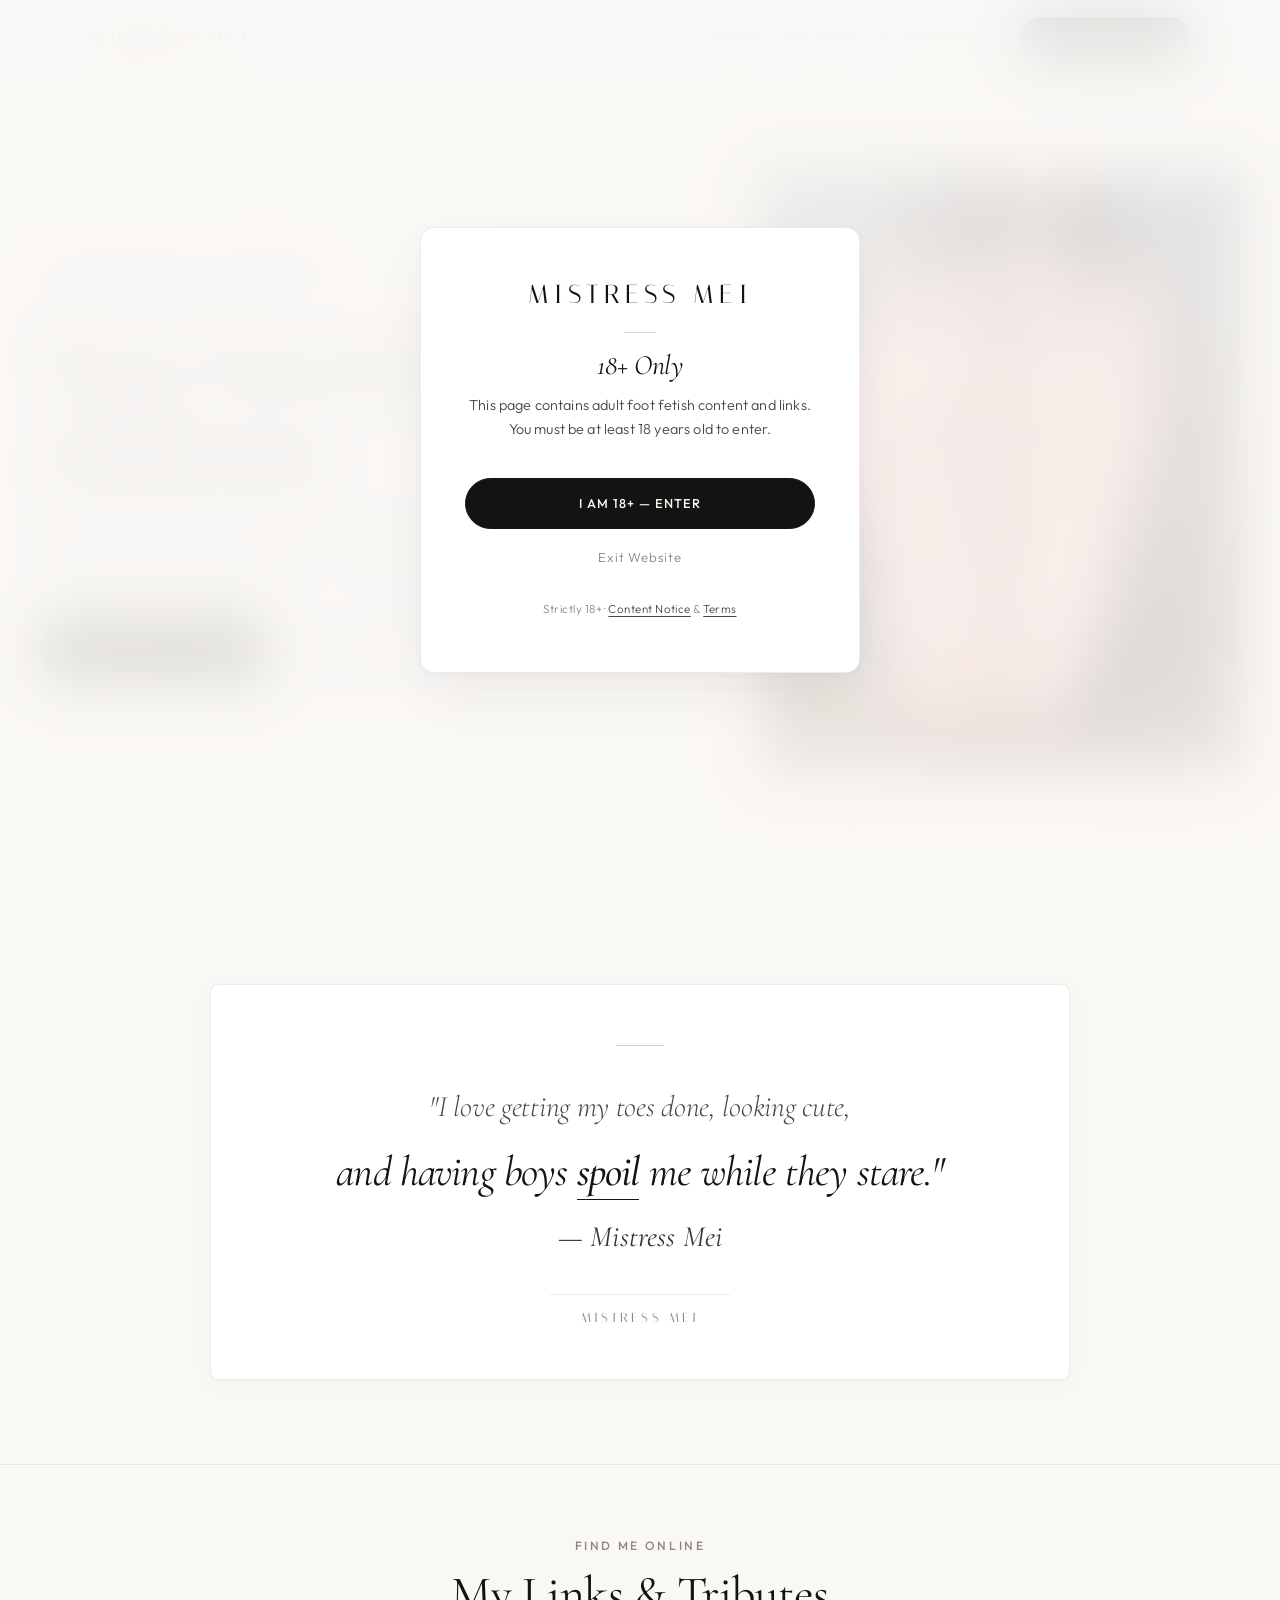
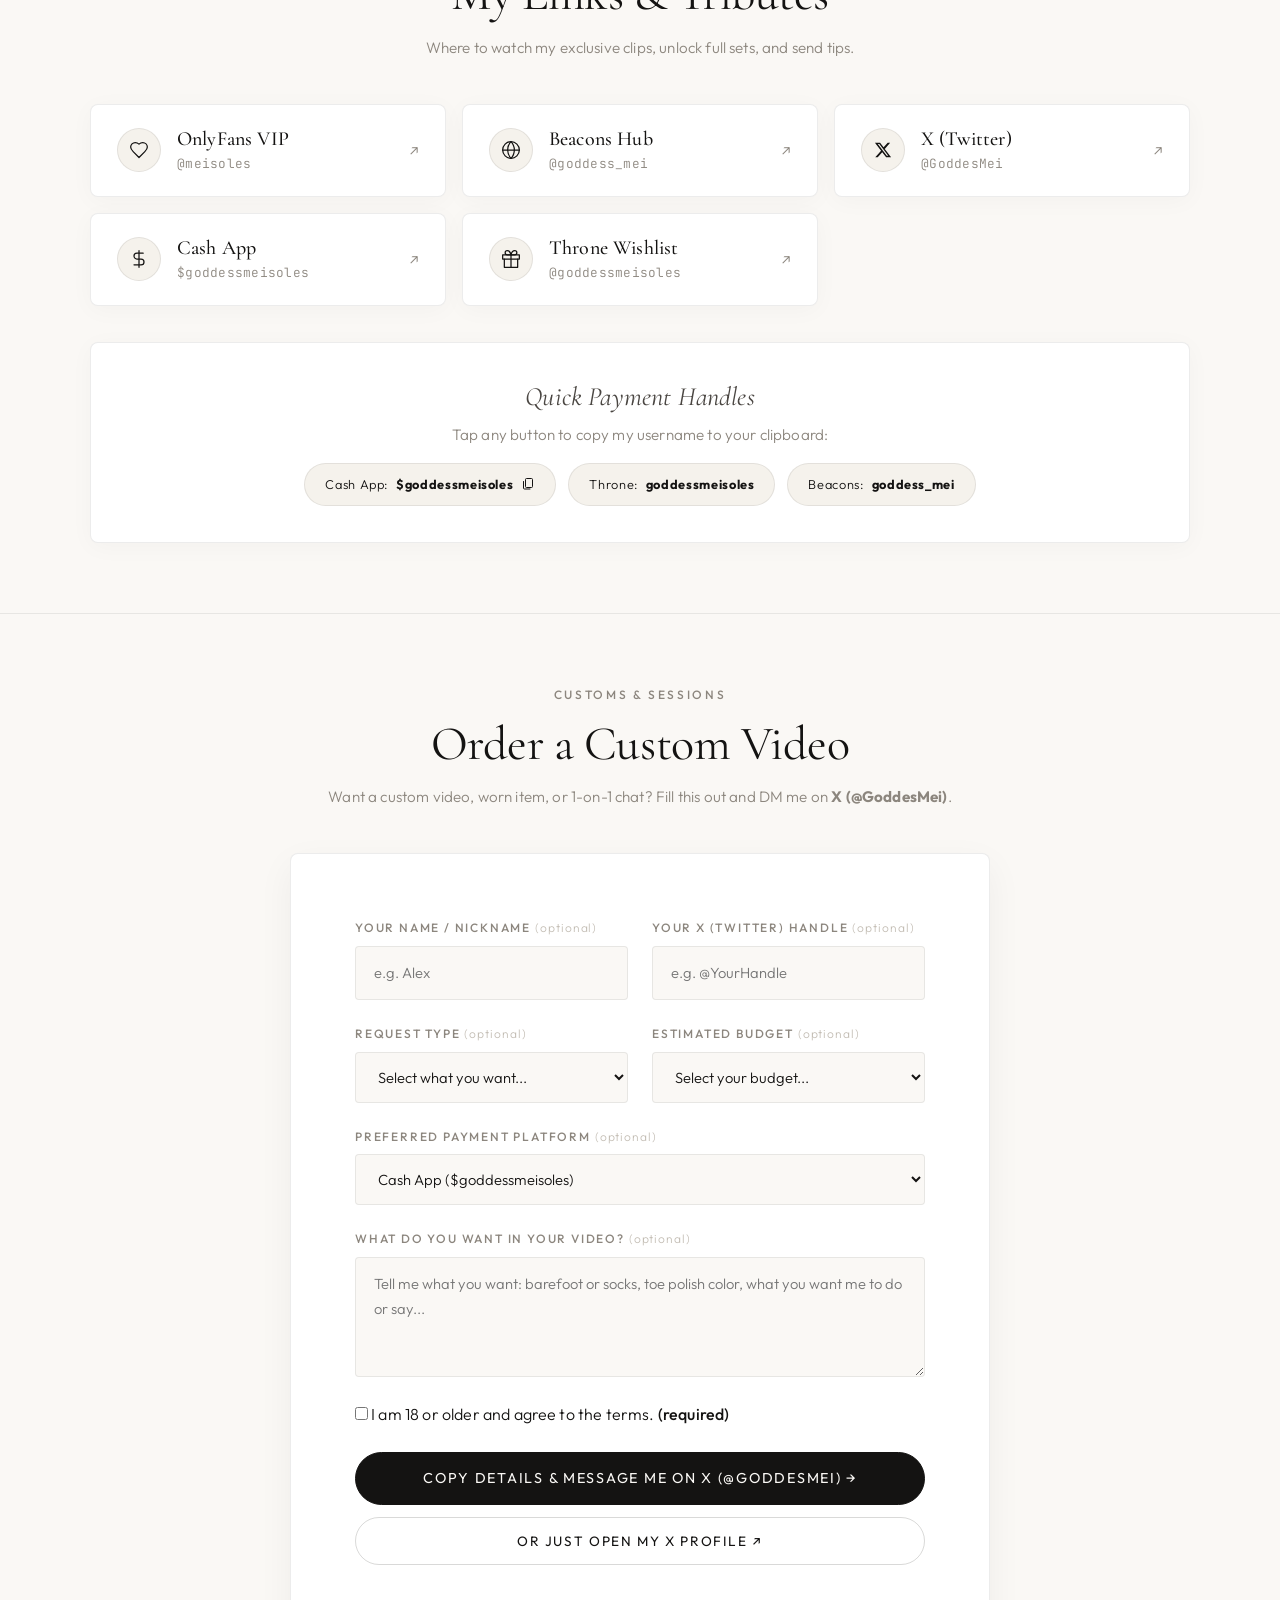
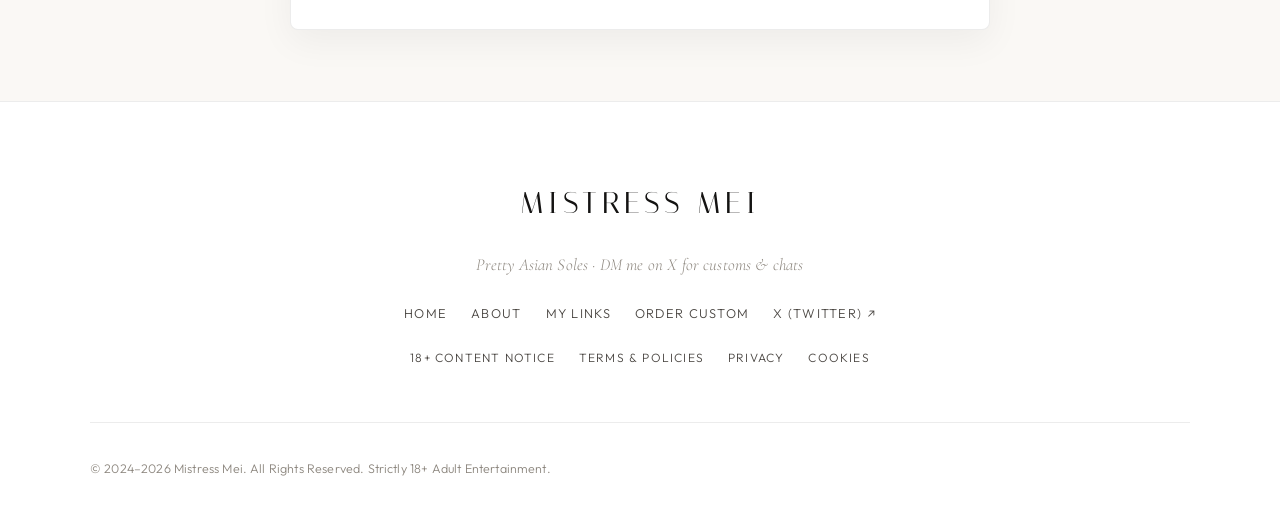
<file: index.html>
<!DOCTYPE html>
<html lang="en">
<head>
  <meta charset="UTF-8">
  <meta name="viewport" content="width=device-width, initial-scale=1.0, viewport-fit=cover">
  <title>Mistress Mei — Pretty Asian Soles &amp; Foot Domination</title>
  <meta name="description" content="Official website of Mistress Mei (@GoddesMei). Pretty Asian feet, soft pink soles, French tips, custom videos, and tribute links.">
  <link rel="canonical" href="https://meisoles.netlify.app/">

  <!-- Open Graph -->
  <meta property="og:title" content="Mistress Mei — Pretty Asian Soles">
  <meta property="og:description" content="Pretty Asian feet, soft pink soles, French tips, custom videos, and tribute links.">
  <meta property="og:type" content="website">
  <meta property="og:url" content="https://meisoles.netlify.app/">
  <meta property="og:image" content="assets/img/age_gate.webp">

  <!-- Twitter -->
  <meta name="twitter:card" content="summary_large_image">
  <meta name="twitter:title" content="Mistress Mei — Pretty Asian Soles">
  <meta name="twitter:description" content="Pretty Asian feet, soft pink soles, French tips, custom videos, and tribute links.">
  <meta name="twitter:image" content="assets/img/age_gate.webp">

  <!-- Theme & Icons -->
  <meta name="theme-color" content="#FAF8F5">
  <link rel="icon" type="image/svg+xml" href="assets/img/mark.svg">
  <link rel="apple-touch-icon" href="assets/img/mark.svg">

  <!-- Stylesheet -->
  <link rel="stylesheet" href="assets/css/styles.css?v=3.4">

  <!-- Immediate Zero-Flash Age Gate Setup -->
  <script>
    (function () {
      try {
        var v = localStorage.getItem('dk_age_verified_v2');
        if ((v && Date.now() < JSON.parse(v).expiry) || document.cookie.indexOf('dk_age_verified_v2=1') !== -1) {
          document.documentElement.classList.add('age-verified');
        }
      } catch (e) {}
    })();
  </script>

  <!-- Schema.org Person Schema -->
  <script type="application/ld+json">
  {
    "@context": "https://schema.org",
    "@type": "Person",
    "name": "Mistress Mei",
    "url": "https://meisoles.netlify.app/",
    "description": "Official page of Mistress Mei (@GoddesMei). Pretty Asian soles, custom videos, and tribute channels.",
    "sameAs": [
      "https://x.com/GoddesMei",
      "https://onlyfans.com/meisoles/c4",
      "https://beacons.ai/goddess_mei",
      "https://cash.app/$goddessmeisoles",
      "https://throne.com/goddessmeisoles"
    ]
  }
  </script>
</head>
<body>
  <!-- ========================================================================
       18+ MINIMALIST AGE GATE (Editorial Luxury)
       ======================================================================== -->
  <div class="age-gate" id="age-gate" role="dialog" aria-modal="true" aria-labelledby="age-gate-title">
    <div class="age-gate__panel">
      <div class="age-gate__monogram">MISTRESS MEI</div>
      <div class="age-gate__divider"></div>
      <h2 class="age-gate__title" id="age-gate-title">18+ Only</h2>
      <p class="age-gate__desc">This page contains adult foot fetish content and links. You must be at least 18 years old to enter.</p>
      <div class="age-gate__actions">
        <button class="btn btn-primary btn-block age-gate__btn-enter" data-age-enter type="button">
          I am 18+ — Enter
        </button>
        <button class="age-gate__btn-exit" data-age-exit type="button">
          Exit Website
        </button>
      </div>
      <p class="age-gate__meta">
        Strictly 18+ · <a href="content-notice.html">Content Notice</a> &amp; <a href="terms.html">Terms</a>
      </p>
    </div>
  </div>

  <!-- ========================================================================
       FULL-LENGTH HAUTE LUXURY SITE HEADER
       ======================================================================== -->
  <header class="site-header" id="siteHeader">
    <div class="site-header__inner">
      <!-- Brand Logo on Left -->
      <a href="#hero" class="site-header__brand" aria-label="Mistress Mei Home">
        <span class="site-header__brand-name">Mistress Mei</span>
      </a>

      <!-- Navigation & Action Group on Right -->
      <div class="site-header__right">
        <nav class="desktop-nav" aria-label="Main Navigation">
          <ul class="desktop-nav__list">
            <li><a href="#about" class="nav-link">About</a></li>
            <li><a href="#links" class="nav-link">My Links</a></li>
            <li>
              <a href="https://x.com/GoddesMei" target="_blank" rel="noopener noreferrer" class="nav-link nav-link--ext">
                <span>X (Twitter)</span>
                <svg class="ext-icon" width="10" height="10" viewBox="0 0 12 12" fill="none" aria-hidden="true">
                  <path d="M1.5 10.5L10.5 1.5M10.5 1.5H3.5M10.5 1.5V8.5" stroke="currentColor" stroke-width="1.4" stroke-linecap="round" stroke-linejoin="round"/>
                </svg>
              </a>
            </li>
          </ul>
        </nav>

        <a href="#book" class="btn btn-primary header-cta">
          <span>Order Custom</span>
          <svg width="12" height="12" viewBox="0 0 12 12" fill="none" aria-hidden="true">
            <path d="M2.5 6H9.5M9.5 6L6.5 3M9.5 6L6.5 9" stroke="currentColor" stroke-width="1.5" stroke-linecap="round" stroke-linejoin="round"/>
          </svg>
        </a>

        <button class="menu-toggle-btn" data-nav-open type="button" aria-label="Open Menu">
          <span></span>
          <span></span>
        </button>
      </div>
    </div>
  </header>

  <!-- ========================================================================
       MOBILE NAVIGATION DRAWER
       ======================================================================== -->
  <div class="nav-drawer" id="nav-drawer" aria-modal="true" role="dialog">
    <div class="nav-drawer__panel">
      <div>
        <div class="nav-drawer__top">
          <div class="site-header__brand" style="display:flex; align-items:center; gap:12px;">
            <img src="assets/img/menu_portrait.webp" alt="Mistress Mei" style="width:36px; height:36px; border-radius:50%; object-fit:cover; border:1px solid rgba(201,166,107,0.4);">
            <span class="site-header__brand-name">Mistress Mei</span>
          </div>
          <button class="nav-drawer__close" data-nav-close type="button" aria-label="Close menu">✕</button>
        </div>

        <nav class="nav-drawer__nav" aria-label="Mobile Navigation">
          <ul>
            <li><a href="#hero">Home</a></li>
            <li><a href="#about">About</a></li>
            <li><a href="#links">My Links</a></li>
            <li><a href="#book">Order Custom</a></li>
          </ul>
        </nav>
      </div>

      <div>
        <a href="#book" class="btn btn-primary btn-block">Order a Custom</a>
      </div>
    </div>
  </div>

  <main id="main-content">
    <!-- ========================================================================
         HERO SECTION (Editorial Quiet Luxury)
         ======================================================================== -->
    <section class="hero" id="hero">
      <div class="container-hero">
        <div class="hero__grid">
          <div class="hero__content">
            <span class="text-eyebrow" style="margin-bottom: var(--space-3);">Pretty Asian Soles · Mistress Mei</span>
            <h1 class="hero__title">
              Your Favorite <em>Addiction.</em>
            </h1>

            <p class="hero__desc">
              Soft pink soles, fresh white toes, and complete control. You know you want to spoil me.
            </p>

            <div class="hero__actions">
              <a href="#book" class="btn btn-primary btn-lg">Order a Custom</a>
              <a href="#links" class="btn btn-secondary btn-lg">Send Tribute</a>
            </div>
          </div>

          <div class="hero__media-wrapper">
            <div class="hero__media-frame" id="heroMediaFrame" aria-label="Mistress Mei Visual Showcase">
              <div class="hero__slides-track">
                <img id="heroPrimaryImg" class="hero__slide is-active" src="assets/img/mei_img_4.webp" alt="Mistress Mei" loading="eager" decoding="async">
                <img id="heroSecondaryImg" class="hero__slide" src="assets/img/mei_img_10.webp" alt="Mistress Mei" loading="lazy" decoding="async">
              </div>
              <div class="hero__media-badge">
                <span class="pulse-dot"></span>
                <span>LIVE ARCHIVE</span>
              </div>
            </div>
          </div>
        </div>
      </div>
    </section>

    <!-- ========================================================================
         EDITORIAL MOTTO SECTION (Haute Minimalist Luxury)
         ======================================================================== -->
    <section class="section motto-section" id="about">
      <div class="container">
        <div class="motto-card">
          <blockquote class="motto-quote">
            <span class="motto-line motto-line--1">"I love getting my toes done, looking cute,</span>
            <span class="motto-line motto-line--2">and having boys <em>spoil</em> me while they stare."</span>
            <span class="motto-line motto-line--3">— Mistress Mei</span>
          </blockquote>

          <div class="motto-signature-wrap">
            <span class="motto-badge">MISTRESS MEI</span>
          </div>
        </div>
      </div>
    </section>

    <!-- ========================================================================
         OFFICIAL LINKS & CHANNELS (3x3 Grid)
         ======================================================================== -->
    <section class="section section--border-top" id="links">
      <div class="container">
        <div class="section-header">
          <span class="text-eyebrow">Find Me Online</span>
          <h2 class="text-editorial-title">My Links &amp; Tributes</h2>
          <p class="text-body-muted">
            Where to watch my exclusive clips, unlock full sets, and send tips.
          </p>
        </div>

                <div class="links-grid">
          <!-- 1. OnlyFans VIP -->
          <a href="https://onlyfans.com/meisoles/c4" target="_blank" rel="noopener noreferrer" class="link-card">
            <div class="link-card__left">
              <div class="link-card__icon-box">
                <svg width="20" height="20" viewBox="0 0 24 24" fill="none" stroke="currentColor" stroke-width="1.5" stroke-linecap="round" stroke-linejoin="round"><path d="M19 14c1.49-1.46 3-3.21 3-5.5A5.5 5.5 0 0 0 16.5 3c-1.76 0-3 .5-4.5 2-1.5-1.5-2.74-2-4.5-2A5.5 5.5 0 0 0 2 8.5c0 2.3 1.5 4.05 3 5.5l7 7Z"/></svg>
              </div>
              <div>
                <div class="link-card__title">OnlyFans VIP</div>
                <div class="link-card__handle">@meisoles</div>
              </div>
            </div>
            <span class="link-card__arrow">↗</span>
          </a>

          <!-- 2. Beacons Hub -->
          <a href="https://beacons.ai/goddess_mei" target="_blank" rel="noopener noreferrer" class="link-card">
            <div class="link-card__left">
              <div class="link-card__icon-box">
                <svg width="20" height="20" viewBox="0 0 24 24" fill="none" stroke="currentColor" stroke-width="1.5" stroke-linecap="round" stroke-linejoin="round"><circle cx="12" cy="12" r="10"/><path d="M12 2a14.5 14.5 0 0 0 0 20 14.5 14.5 0 0 0 0-20"/><path d="M2 12h20"/></svg>
              </div>
              <div>
                <div class="link-card__title">Beacons Hub</div>
                <div class="link-card__handle">@goddess_mei</div>
              </div>
            </div>
            <span class="link-card__arrow">↗</span>
          </a>

          <!-- 3. X (Twitter) -->
          <a href="https://x.com/GoddesMei" target="_blank" rel="noopener noreferrer" class="link-card">
            <div class="link-card__left">
              <div class="link-card__icon-box">
                <svg width="18" height="18" viewBox="0 0 24 24" fill="currentColor"><path d="M18.244 2.25h3.308l-7.227 8.26 8.502 11.24H16.17l-5.214-6.817L4.99 21.75H1.68l7.73-8.835L1.254 2.25H8.08l4.713 6.231zm-1.161 17.52h1.833L7.084 4.126H5.117z"/></svg>
              </div>
              <div>
                <div class="link-card__title">X (Twitter)</div>
                <div class="link-card__handle">@GoddesMei</div>
              </div>
            </div>
            <span class="link-card__arrow">↗</span>
          </a>

          <!-- 4. Cash App -->
          <a href="https://cash.app/$goddessmeisoles" target="_blank" rel="noopener noreferrer" class="link-card">
            <div class="link-card__left">
              <div class="link-card__icon-box">
                <svg width="20" height="20" viewBox="0 0 24 24" fill="none" stroke="currentColor" stroke-width="1.5" stroke-linecap="round" stroke-linejoin="round"><line x1="12" y1="2" x2="12" y2="22"></line><path d="M17 5H9.5a3.5 3.5 0 0 0 0 7h5a3.5 3.5 0 0 1 0 7H6"></path></svg>
              </div>
              <div>
                <div class="link-card__title">Cash App</div>
                <div class="link-card__handle">$goddessmeisoles</div>
              </div>
            </div>
            <span class="link-card__arrow">↗</span>
          </a>

          <!-- 5. Throne Wishlist -->
          <a href="https://throne.com/goddessmeisoles" target="_blank" rel="noopener noreferrer" class="link-card">
            <div class="link-card__left">
              <div class="link-card__icon-box">
                <svg width="20" height="20" viewBox="0 0 24 24" fill="none" stroke="currentColor" stroke-width="1.5" stroke-linecap="round" stroke-linejoin="round"><polyline points="20 12 20 22 4 22 4 12"></polyline><rect x="2" y="7" width="20" height="5"></rect><line x1="12" y1="22" x2="12" y2="7"></line><path d="M12 7H7.5a2.5 2.5 0 0 1 0-5C11 2 12 7 12 7z"></path><path d="M12 7h4.5a2.5 2.5 0 0 0 0-5C13 2 12 7 12 7z"></path></svg>
              </div>
              <div>
                <div class="link-card__title">Throne Wishlist</div>
                <div class="link-card__handle">@goddessmeisoles</div>
              </div>
            </div>
            <span class="link-card__arrow">↗</span>
          </a>
        </div>

        <!-- Silent Tribute Tags -->
        <div class="tribute-box">
          <h3 class="text-subtitle" style="margin-bottom: 6px;">Quick Payment Handles</h3>
          <p class="text-body-muted">Tap any button to copy my username to your clipboard:</p>
          <div class="tribute-chips">
            <button class="tribute-chip" data-copy-tag="$goddessmeisoles" type="button">
              <span>Cash App:</span> <strong>$goddessmeisoles</strong>
              <svg class="copy-icon" width="14" height="14" viewBox="0 0 14 14" fill="none" aria-hidden="true">
                <rect x="4.5" y="1.5" width="7" height="9" rx="1" stroke="currentColor" stroke-width="1"/>
                <path d="M2.5 4.5V11a1 1 0 0 0 1 1H9" stroke="currentColor" stroke-width="1" stroke-linecap="round"/>
              </svg>
            </button>
            <a href="https://throne.com/goddessmeisoles" target="_blank" rel="noopener noreferrer" class="tribute-chip" style="text-decoration:none;">
              <span>Throne:</span> <strong>goddessmeisoles</strong>
            </a>
            <a href="https://beacons.ai/goddess_mei" target="_blank" rel="noopener noreferrer" class="tribute-chip" style="text-decoration:none;">
              <span>Beacons:</span> <strong>goddess_mei</strong>
            </a>
          </div>
        </div>
      </div>
    </section>

    <!-- ========================================================================
         BOOKING & INQUIRIES VIA X (TWITTER)
         ======================================================================== -->
    <section class="section section--border-top" id="book">
      <div class="container-narrow">
        <div class="section-header">
          <span class="text-eyebrow">Customs &amp; Sessions</span>
          <h2 class="text-editorial-title">Order a Custom Video</h2>
          <p class="text-body-muted">
            Want a custom video, worn item, or 1-on-1 chat? Fill this out and DM me on <strong>X (@GoddesMei)</strong>.
          </p>
        </div>

        <div class="booking-card">
          <div class="form-success-banner" id="booking-success">
            <h3 class="text-subtitle" style="margin-bottom:6px;">Details Copied! Opening X...</h3>
            <p style="font-size:0.9rem; color:var(--text-secondary);">
              Your custom request has been copied to your clipboard. Just paste it into my DMs on <a href="https://x.com/GoddesMei" target="_blank" rel="noopener noreferrer" style="text-decoration:underline; font-weight:600;">@GoddesMei on X</a>. Paid requests get first reply!
            </p>
          </div>

          <form class="booking-form" id="booking-form">
            <div class="form-group">
              <label class="form-label" for="book-name">Your Name / Nickname <span>(optional)</span></label>
              <input class="form-input" type="text" id="book-name" placeholder="e.g. Alex">
            </div>

            <div class="form-group">
              <label class="form-label" for="book-contact">Your X (Twitter) Handle <span>(optional)</span></label>
              <input class="form-input" type="text" id="book-contact" placeholder="e.g. @YourHandle">
            </div>

            <div class="form-group">
              <label class="form-label" for="book-service">Request Type <span>(optional)</span></label>
              <select class="form-select" id="book-service">
                <option value="" disabled selected>Select what you want...</option>
                <option value="Custom Video (Soles, French Tips, Socks)">Custom Video (Soles, French Tips, Socks)</option>
                <option value="HD Photo Set (Barefoot / Shoes / Nylons)">HD Photo Set (Barefoot / Shoes / Nylons)</option>
                <option value="Worn Scented Socks or Stockings (Mailed)">Worn Scented Socks or Stockings (Mailed)</option>
                <option value="1-on-1 Chat Session on X">1-on-1 Chat Session on X</option>
                <option value="Monthly Princess Spoil Allowance">Monthly Princess Spoil Allowance</option>
                <option value="Other Custom Request">Other Custom Request</option>
              </select>
            </div>

            <div class="form-group">
              <label class="form-label" for="book-budget">Estimated Budget <span>(optional)</span></label>
              <select class="form-select" id="book-budget">
                <option value="" disabled selected>Select your budget...</option>
                <option value="$100 – $250 (Basic Video / Photos)">$100 – $250 (Basic Video / Photos)</option>
                <option value="$250 – $500 (Extended Custom / Worn Socks)">$250 – $500 (Extended Custom / Worn Socks)</option>
                <option value="$500 – $1,000 (VIP Custom Pack)">$500 – $1,000 (VIP Custom Pack)</option>
                <option value="$1,000+ (Princess Spoil / Retainer)">$1,000+ (Princess Spoil / Retainer)</option>
              </select>
            </div>

            <div class="form-group form-full">
              <label class="form-label" for="book-platform">Preferred Payment Platform <span>(optional)</span></label>
              <select class="form-select" id="book-platform">
                <option value="Cash App ($goddessmeisoles)">Cash App ($goddessmeisoles)</option>
                <option value="OnlyFans VIP">OnlyFans VIP</option>
                <option value="Throne Wishlist">Throne Wishlist</option>
                <option value="Direct via X (@GoddesMei)">Direct via X (@GoddesMei)</option>
              </select>
            </div>

            <div class="form-group form-full">
              <label class="form-label" for="book-details">What do you want in your video? <span>(optional)</span></label>
              <textarea class="form-textarea" id="book-details" rows="3" placeholder="Tell me what you want: barefoot or socks, toe polish color, what you want me to do or say..."></textarea>
            </div>

            <div class="form-group form-full form-check-wrap">
              <label class="form-check-label">
                <input type="checkbox" required class="form-checkbox" id="book-terms">
                <span>I am 18 or older and agree to the terms. <strong>(required)</strong></span>
              </label>
            </div>

            <div class="form-actions form-full">
              <button type="submit" class="btn btn-primary btn-block btn-lg">
                Copy Details &amp; Message Me on X (@GoddesMei) →
              </button>
              <a href="https://x.com/GoddesMei" target="_blank" rel="noopener noreferrer" class="btn btn-secondary btn-block">
                Or Just Open My X Profile ↗
              </a>
            </div>
          </form>
        </div>
      </div>
    </section>
  </main>

  <!-- ========================================================================
       EDITORIAL FOOTER
       ======================================================================== -->
  <footer class="site-footer">
    <div class="container">
      <div class="footer-top">
        <span class="footer-brand-name">Mistress Mei</span>
        <p class="footer-motto">Pretty Asian Soles · DM me on X for customs &amp; chats</p>
        
        <div class="footer-links-row">
          <a href="#hero">Home</a>
          <a href="#about">About</a>
          <a href="#links">My Links</a>
          <a href="#book">Order Custom</a>
          <a href="https://x.com/GoddesMei" target="_blank" rel="noopener noreferrer">X (Twitter) ↗</a>
        </div>

        <div class="footer-links-row" style="font-size: 0.75rem; color: var(--text-muted);">
          <a href="content-notice.html">18+ Content Notice</a>
          <a href="terms.html">Terms &amp; Policies</a>
          <a href="privacy.html">Privacy</a>
          <a href="cookies.html">Cookies</a>
        </div>
      </div>

      <div class="footer-bottom">
        <div>
          &copy; 2024–2026 Mistress Mei. All Rights Reserved. Strictly 18+ Adult Entertainment.
        </div>
      </div>
    </div>
  </footer>

  <!-- Core JavaScript -->
  <script src="assets/js/main.js?v=3.2"></script>
  <!-- Cloudflare Web Analytics --><script type='module' src='https://static.cloudflareinsights.com/beacon.min.js' data-cf-beacon='{"token": "b2c9d2ad142342baace1e7886c513e4a"}'></script><!-- End Cloudflare Web Analytics -->
</body>
</html>
</file>
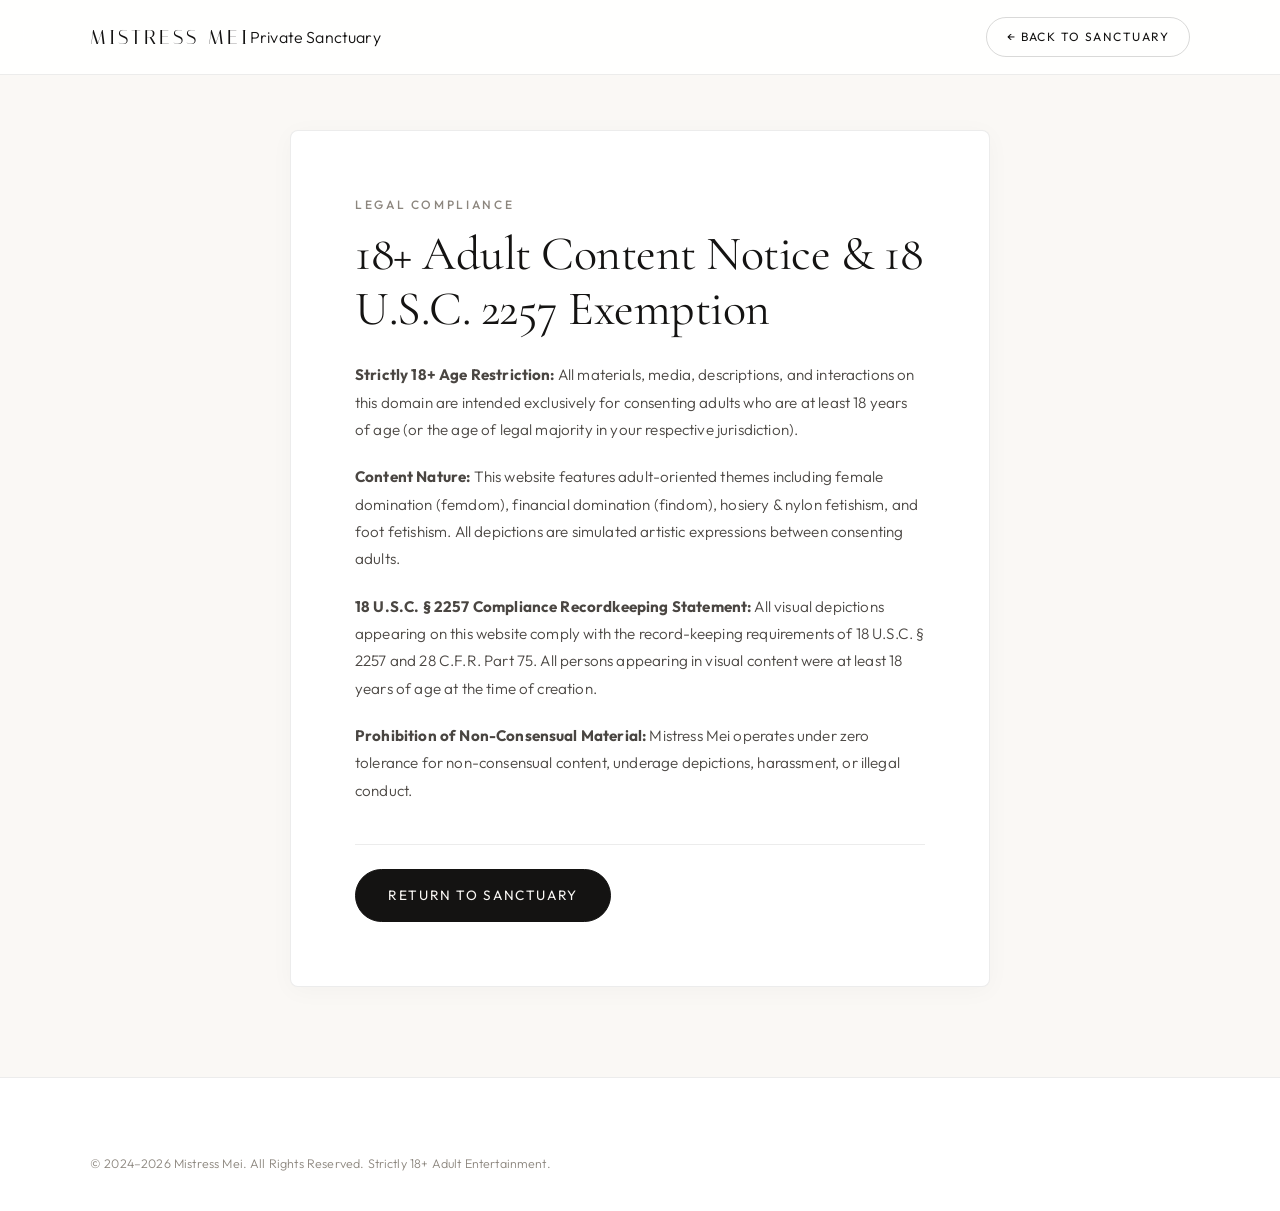
<file: content-notice.html>
<!DOCTYPE html>
<html lang="en">
<head>
  <meta charset="UTF-8">
  <meta name="viewport" content="width=device-width, initial-scale=1.0">
  <title>18+ Content Notice &amp; 2257 Statement — Mistress Mei</title>
  <meta name="robots" content="noindex, follow">
  <link rel="stylesheet" href="assets/css/styles.css?v=3.0">
  <link rel="icon" type="image/svg+xml" href="assets/img/mark.svg">
</head>
<body>
  <header class="site-header">
    <div class="site-header__inner">
      <a href="index.html" class="site-header__brand">
        <span class="site-header__brand-name">Mistress Mei</span>
        <span class="site-header__brand-sub">Private Sanctuary</span>
      </a>
      <a href="index.html" class="btn btn-secondary btn-sm">← Back to Sanctuary</a>
    </div>
  </header>

  <main style="padding-top: 130px; padding-bottom: 90px;">
    <div class="container-narrow">
      <div class="milky-card" style="padding: clamp(32px, 5vw, 64px);">
        <span class="text-eyebrow" style="margin-bottom: 12px;">LEGAL COMPLIANCE</span>
        <h1 class="text-editorial-title" style="margin-bottom: 24px;">18+ Adult Content Notice &amp; 18 U.S.C. 2257 Exemption</h1>
        
        <div style="display: flex; flex-direction: column; gap: 20px; color: var(--text-secondary); line-height: 1.8; font-size: 0.95rem;">
          <p>
            <strong>Strictly 18+ Age Restriction:</strong> All materials, media, descriptions, and interactions on this domain are intended exclusively for consenting adults who are at least 18 years of age (or the age of legal majority in your respective jurisdiction).
          </p>
          <p>
            <strong>Content Nature:</strong> This website features adult-oriented themes including female domination (femdom), financial domination (findom), hosiery &amp; nylon fetishism, and foot fetishism. All depictions are simulated artistic expressions between consenting adults.
          </p>
          <p>
            <strong>18 U.S.C. § 2257 Compliance Recordkeeping Statement:</strong> All visual depictions appearing on this website comply with the record-keeping requirements of 18 U.S.C. § 2257 and 28 C.F.R. Part 75. All persons appearing in visual content were at least 18 years of age at the time of creation.
          </p>
          <p>
            <strong>Prohibition of Non-Consensual Material:</strong> Mistress Mei operates under zero tolerance for non-consensual content, underage depictions, harassment, or illegal conduct.
          </p>
        </div>

        <div style="margin-top: 40px; border-top: 1px solid var(--border-hairline); padding-top: 24px;">
          <a href="index.html" class="btn btn-primary">Return to Sanctuary</a>
        </div>
      </div>
    </div>
  </main>

  <footer class="site-footer">
    <div class="container">
      <div class="footer-bottom" style="border-top:none; padding-top:0;">
        <div>&copy; 2024–2026 Mistress Mei. All Rights Reserved. Strictly 18+ Adult Entertainment.</div>
      </div>
    </div>
  </footer>
  <!-- Cloudflare Web Analytics --><script type='module' src='https://static.cloudflareinsights.com/beacon.min.js' data-cf-beacon='{"token": "b2c9d2ad142342baace1e7886c513e4a"}'></script><!-- End Cloudflare Web Analytics -->
</body>
</html>
</file>
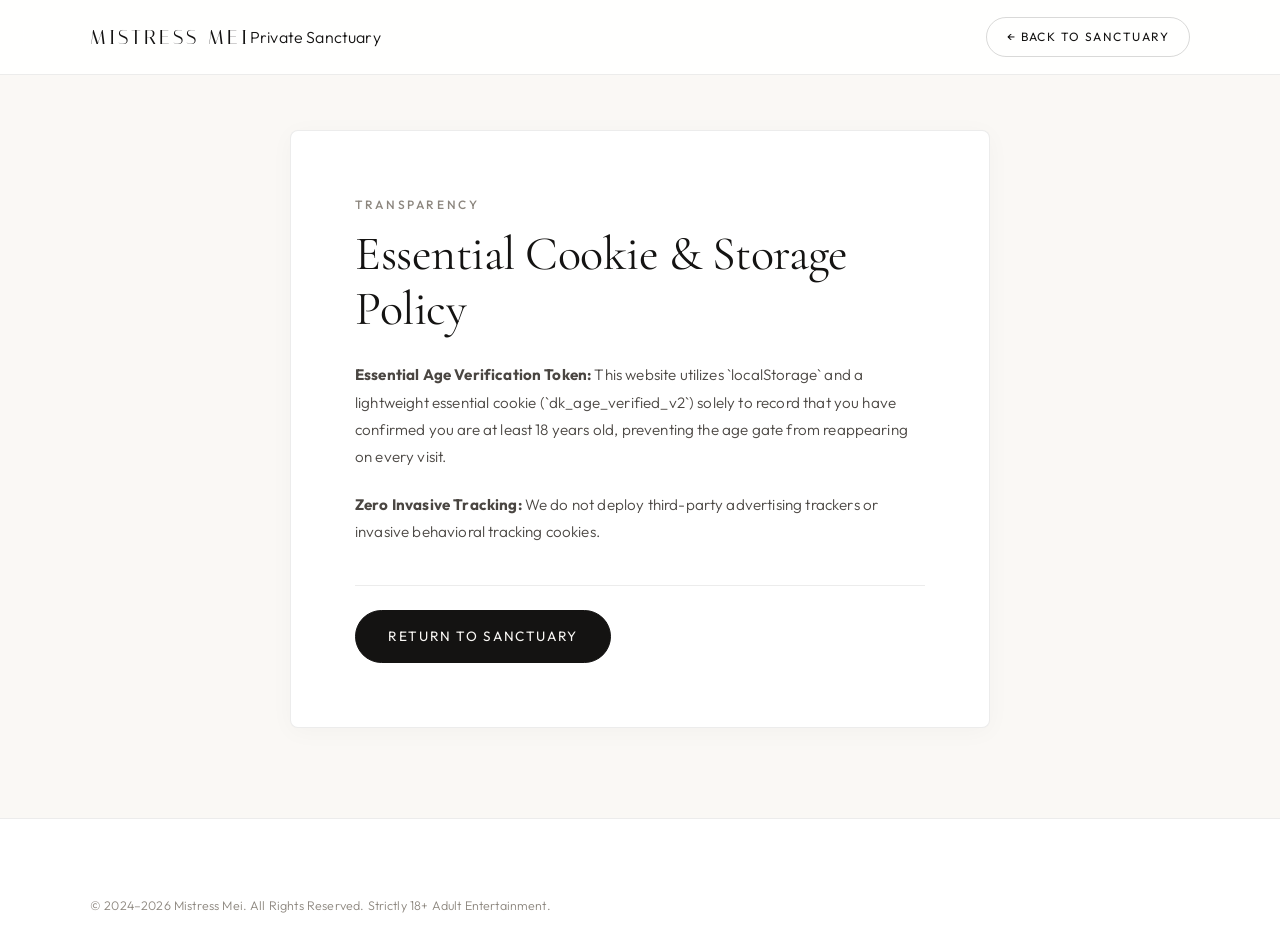
<file: cookies.html>
<!DOCTYPE html>
<html lang="en">
<head>
  <meta charset="UTF-8">
  <meta name="viewport" content="width=device-width, initial-scale=1.0">
  <title>Cookie Policy — Mistress Mei</title>
  <meta name="robots" content="noindex, follow">
  <link rel="stylesheet" href="assets/css/styles.css?v=3.0">
  <link rel="icon" type="image/svg+xml" href="assets/img/mark.svg">
</head>
<body>
  <header class="site-header">
    <div class="site-header__inner">
      <a href="index.html" class="site-header__brand">
        <span class="site-header__brand-name">Mistress Mei</span>
        <span class="site-header__brand-sub">Private Sanctuary</span>
      </a>
      <a href="index.html" class="btn btn-secondary btn-sm">← Back to Sanctuary</a>
    </div>
  </header>

  <main style="padding-top: 130px; padding-bottom: 90px;">
    <div class="container-narrow">
      <div class="milky-card" style="padding: clamp(32px, 5vw, 64px);">
        <span class="text-eyebrow" style="margin-bottom: 12px;">TRANSPARENCY</span>
        <h1 class="text-editorial-title" style="margin-bottom: 24px;">Essential Cookie &amp; Storage Policy</h1>
        
        <div style="display: flex; flex-direction: column; gap: 20px; color: var(--text-secondary); line-height: 1.8; font-size: 0.95rem;">
          <p>
            <strong>Essential Age Verification Token:</strong> This website utilizes `localStorage` and a lightweight essential cookie (`dk_age_verified_v2`) solely to record that you have confirmed you are at least 18 years old, preventing the age gate from reappearing on every visit.
          </p>
          <p>
            <strong>Zero Invasive Tracking:</strong> We do not deploy third-party advertising trackers or invasive behavioral tracking cookies.
          </p>
        </div>

        <div style="margin-top: 40px; border-top: 1px solid var(--border-hairline); padding-top: 24px;">
          <a href="index.html" class="btn btn-primary">Return to Sanctuary</a>
        </div>
      </div>
    </div>
  </main>

  <footer class="site-footer">
    <div class="container">
      <div class="footer-bottom" style="border-top:none; padding-top:0;">
        <div>&copy; 2024–2026 Mistress Mei. All Rights Reserved. Strictly 18+ Adult Entertainment.</div>
      </div>
    </div>
  </footer>
  <!-- Cloudflare Web Analytics --><script type='module' src='https://static.cloudflareinsights.com/beacon.min.js' data-cf-beacon='{"token": "b2c9d2ad142342baace1e7886c513e4a"}'></script><!-- End Cloudflare Web Analytics -->
</body>
</html>
</file>
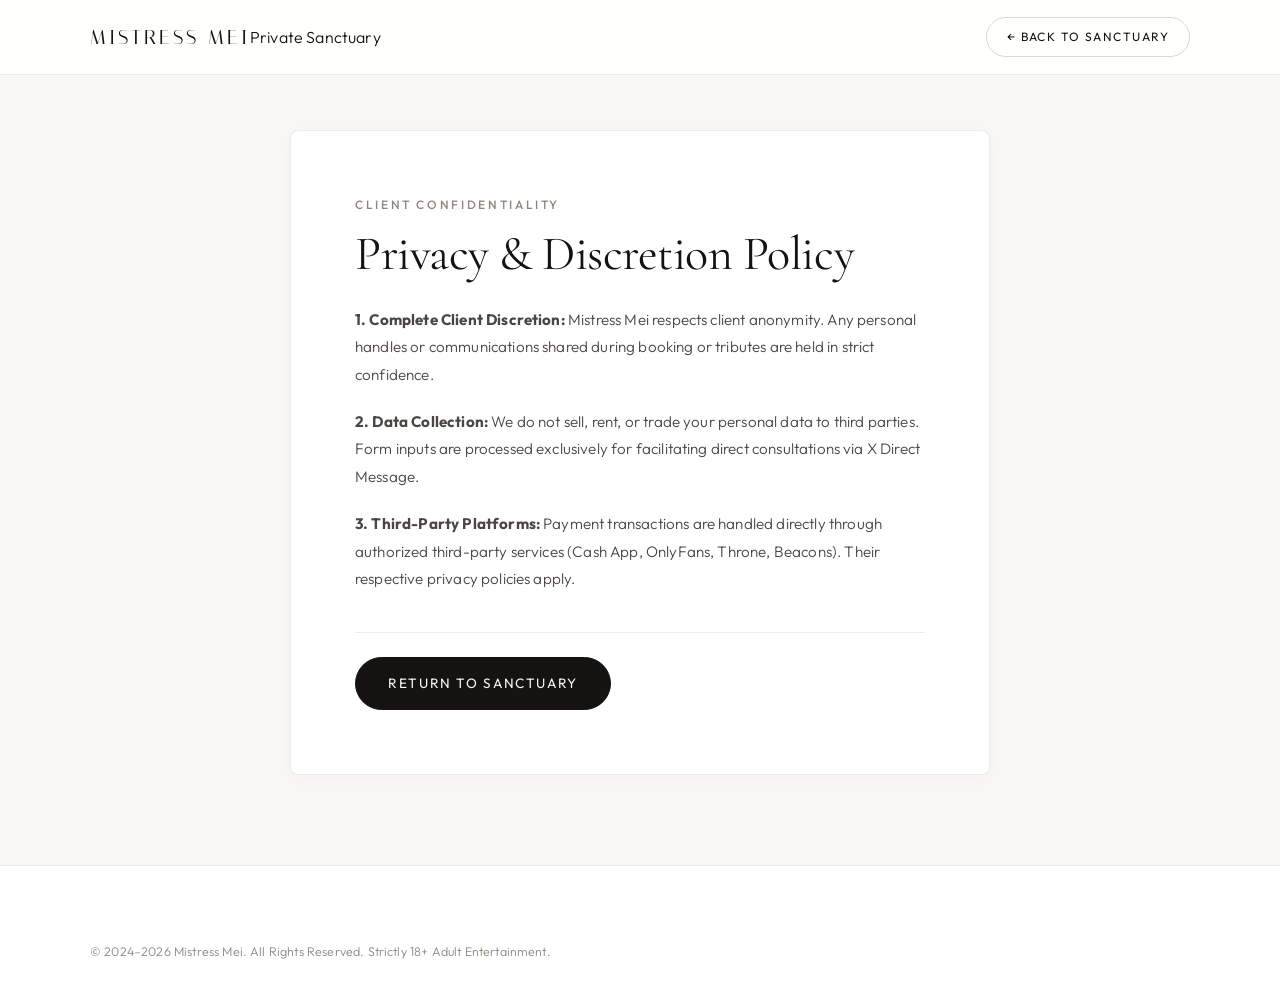
<file: privacy.html>
<!DOCTYPE html>
<html lang="en">
<head>
  <meta charset="UTF-8">
  <meta name="viewport" content="width=device-width, initial-scale=1.0">
  <title>Privacy Policy &amp; Discretion — Mistress Mei</title>
  <meta name="robots" content="noindex, follow">
  <link rel="stylesheet" href="assets/css/styles.css?v=3.0">
  <link rel="icon" type="image/svg+xml" href="assets/img/mark.svg">
</head>
<body>
  <header class="site-header">
    <div class="site-header__inner">
      <a href="index.html" class="site-header__brand">
        <span class="site-header__brand-name">Mistress Mei</span>
        <span class="site-header__brand-sub">Private Sanctuary</span>
      </a>
      <a href="index.html" class="btn btn-secondary btn-sm">← Back to Sanctuary</a>
    </div>
  </header>

  <main style="padding-top: 130px; padding-bottom: 90px;">
    <div class="container-narrow">
      <div class="milky-card" style="padding: clamp(32px, 5vw, 64px);">
        <span class="text-eyebrow" style="margin-bottom: 12px;">CLIENT CONFIDENTIALITY</span>
        <h1 class="text-editorial-title" style="margin-bottom: 24px;">Privacy &amp; Discretion Policy</h1>
        
        <div style="display: flex; flex-direction: column; gap: 20px; color: var(--text-secondary); line-height: 1.8; font-size: 0.95rem;">
          <p>
            <strong>1. Complete Client Discretion:</strong> Mistress Mei respects client anonymity. Any personal handles or communications shared during booking or tributes are held in strict confidence.
          </p>
          <p>
            <strong>2. Data Collection:</strong> We do not sell, rent, or trade your personal data to third parties. Form inputs are processed exclusively for facilitating direct consultations via X Direct Message.
          </p>
          <p>
            <strong>3. Third-Party Platforms:</strong> Payment transactions are handled directly through authorized third-party services (Cash App, OnlyFans, Throne, Beacons). Their respective privacy policies apply.
          </p>
        </div>

        <div style="margin-top: 40px; border-top: 1px solid var(--border-hairline); padding-top: 24px;">
          <a href="index.html" class="btn btn-primary">Return to Sanctuary</a>
        </div>
      </div>
    </div>
  </main>

  <footer class="site-footer">
    <div class="container">
      <div class="footer-bottom" style="border-top:none; padding-top:0;">
        <div>&copy; 2024–2026 Mistress Mei. All Rights Reserved. Strictly 18+ Adult Entertainment.</div>
      </div>
    </div>
  </footer>
  <!-- Cloudflare Web Analytics --><script type='module' src='https://static.cloudflareinsights.com/beacon.min.js' data-cf-beacon='{"token": "b2c9d2ad142342baace1e7886c513e4a"}'></script><!-- End Cloudflare Web Analytics -->
</body>
</html>
</file>
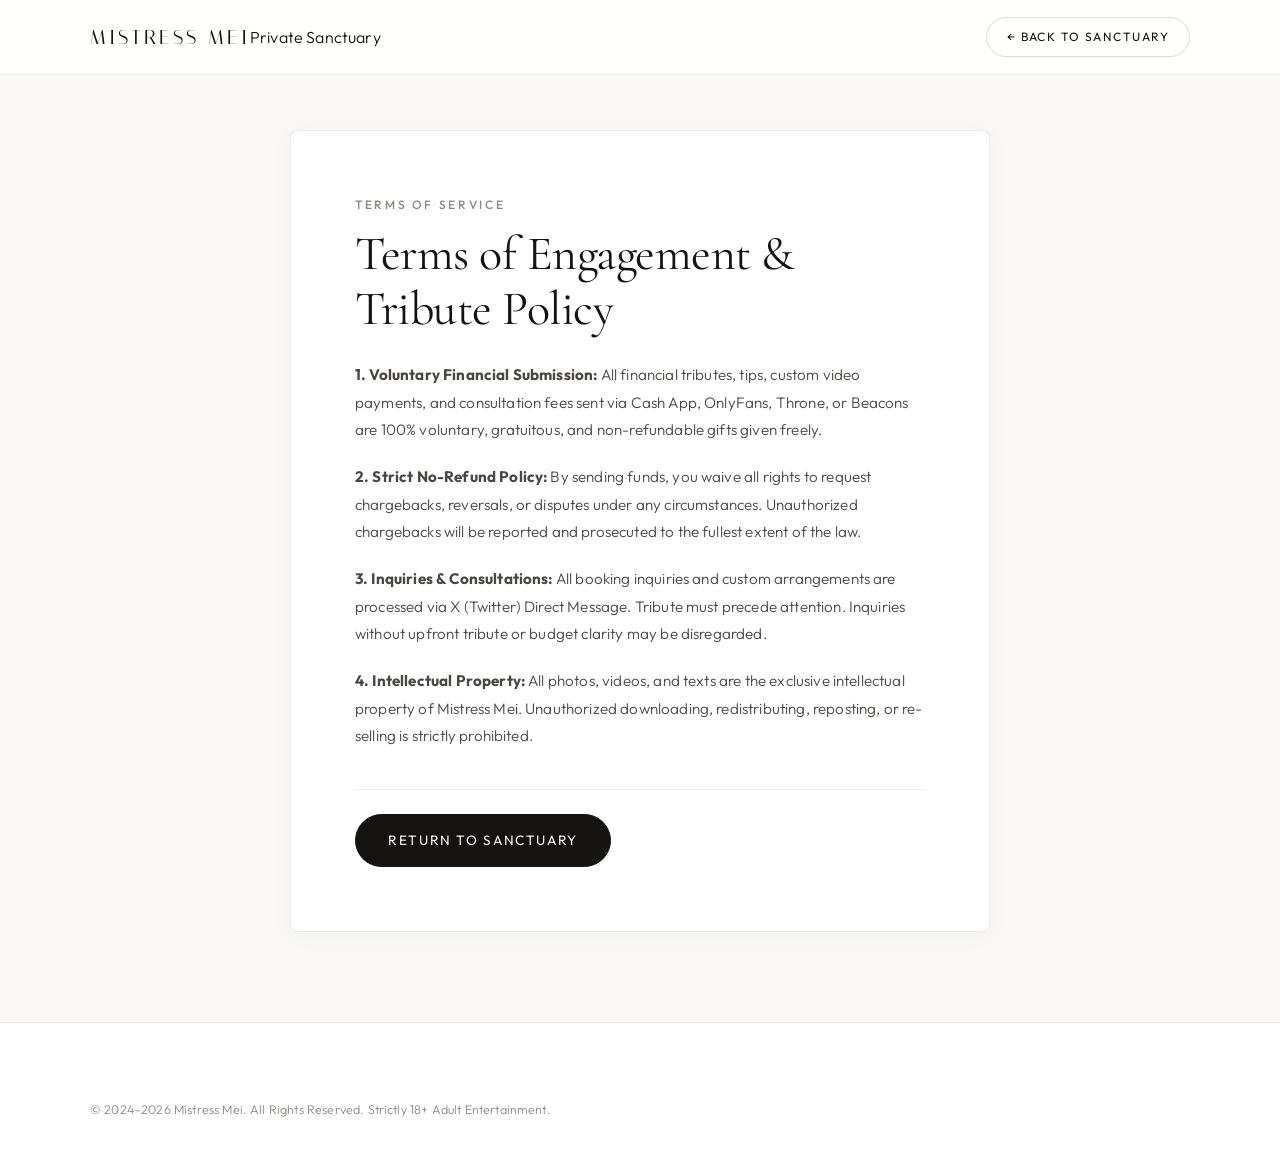
<file: terms.html>
<!DOCTYPE html>
<html lang="en">
<head>
  <meta charset="UTF-8">
  <meta name="viewport" content="width=device-width, initial-scale=1.0">
  <title>Terms of Engagement &amp; Non-Refund Policy — Mistress Mei</title>
  <meta name="robots" content="noindex, follow">
  <link rel="stylesheet" href="assets/css/styles.css?v=3.0">
  <link rel="icon" type="image/svg+xml" href="assets/img/mark.svg">
</head>
<body>
  <header class="site-header">
    <div class="site-header__inner">
      <a href="index.html" class="site-header__brand">
        <span class="site-header__brand-name">Mistress Mei</span>
        <span class="site-header__brand-sub">Private Sanctuary</span>
      </a>
      <a href="index.html" class="btn btn-secondary btn-sm">← Back to Sanctuary</a>
    </div>
  </header>

  <main style="padding-top: 130px; padding-bottom: 90px;">
    <div class="container-narrow">
      <div class="milky-card" style="padding: clamp(32px, 5vw, 64px);">
        <span class="text-eyebrow" style="margin-bottom: 12px;">TERMS OF SERVICE</span>
        <h1 class="text-editorial-title" style="margin-bottom: 24px;">Terms of Engagement &amp; Tribute Policy</h1>
        
        <div style="display: flex; flex-direction: column; gap: 20px; color: var(--text-secondary); line-height: 1.8; font-size: 0.95rem;">
          <p>
            <strong>1. Voluntary Financial Submission:</strong> All financial tributes, tips, custom video payments, and consultation fees sent via Cash App, OnlyFans, Throne, or Beacons are 100% voluntary, gratuitous, and non-refundable gifts given freely.
          </p>
          <p>
            <strong>2. Strict No-Refund Policy:</strong> By sending funds, you waive all rights to request chargebacks, reversals, or disputes under any circumstances. Unauthorized chargebacks will be reported and prosecuted to the fullest extent of the law.
          </p>
          <p>
            <strong>3. Inquiries &amp; Consultations:</strong> All booking inquiries and custom arrangements are processed via X (Twitter) Direct Message. Tribute must precede attention. Inquiries without upfront tribute or budget clarity may be disregarded.
          </p>
          <p>
            <strong>4. Intellectual Property:</strong> All photos, videos, and texts are the exclusive intellectual property of Mistress Mei. Unauthorized downloading, redistributing, reposting, or re-selling is strictly prohibited.
          </p>
        </div>

        <div style="margin-top: 40px; border-top: 1px solid var(--border-hairline); padding-top: 24px;">
          <a href="index.html" class="btn btn-primary">Return to Sanctuary</a>
        </div>
      </div>
    </div>
  </main>

  <footer class="site-footer">
    <div class="container">
      <div class="footer-bottom" style="border-top:none; padding-top:0;">
        <div>&copy; 2024–2026 Mistress Mei. All Rights Reserved. Strictly 18+ Adult Entertainment.</div>
      </div>
    </div>
  </footer>
  <!-- Cloudflare Web Analytics --><script type='module' src='https://static.cloudflareinsights.com/beacon.min.js' data-cf-beacon='{"token": "b2c9d2ad142342baace1e7886c513e4a"}'></script><!-- End Cloudflare Web Analytics -->
</body>
</html>
</file>
<file: assets/css/styles.css>
/* ==========================================================================
   Mistress Mei — $90k Haute Minimalist Editorial Design System
   Dominant Palette: Milky White, Warm Ivory, Alabaster & Deep Charcoal
   High-Fashion Quiet Luxury (The Row / Bottega Veneta / Céline aesthetic)
   ========================================================================== */

/* ---- Google Fonts Import ------------------------------------------------ */
@import url('https://fonts.googleapis.com/css2?family=Cormorant+Garamond:ital,wght@0,300;0,400;0,500;0,600;1,400;1,500&family=Italiana&family=Outfit:wght@200;300;400;500;600&family=JetBrains+Mono:wght@300;400;500&display=swap');

/* ---- CSS Variables & Design Tokens ------------------------------------- */
:root {
  /* Dominant Milky White & Warm Alabaster Palette */
  --bg-milky: #FAF8F5;
  --bg-pure: #FFFFFF;
  --bg-surface: #F5F2EC;
  --bg-surface-elevated: #EDE8DF;
  --bg-glass: rgba(250, 248, 245, 0.88);
  --bg-glass-card: rgba(255, 255, 255, 0.7);

  /* Refined Charcoal & Jet Typography */
  --text-primary: #141312;
  --text-secondary: #4A4642;
  --text-muted: #8C867E;
  --text-subtle: #C4BEB5;

  /* Whispering Hairline Borders */
  --border-hairline: rgba(20, 19, 18, 0.08);
  --border-medium: rgba(20, 19, 18, 0.16);
  --border-focus: rgba(20, 19, 18, 0.9);

  /* Quiet Luxury Accents */
  --accent-black: #141312;
  --accent-cream: #F2EDE4;
  --accent-gold-tint: #D8CFC4;

  /* Typography */
  --font-editorial: 'Cormorant Garamond', Garamond, 'Didot', serif;
  --font-display: 'Italiana', 'Cormorant Garamond', Georgia, serif;
  --font-body: 'Outfit', -apple-system, BlinkMacSystemFont, 'Segoe UI', sans-serif;
  --font-mono: 'JetBrains Mono', monospace;

  /* Spacing Rhythm */
  --space-1: 4px;
  --space-2: 8px;
  --space-3: 12px;
  --space-4: 16px;
  --space-5: 24px;
  --space-6: 36px;
  --space-7: 54px;
  --space-8: 72px;
  --space-9: 108px;
  --space-10: 144px;

  /* Radii (Subtle Architectural Curves) */
  --radius-xs: 2px;
  --radius-sm: 4px;
  --radius-md: 8px;
  --radius-lg: 14px;
  --radius-pill: 9999px;

  /* Motion & Easing (Emil Kowalski Physics) */
  --ease-out: cubic-bezier(0.16, 1, 0.3, 1);
  --dur-fast: 160ms;
  --dur-normal: 260ms;
  --dur-slow: 420ms;

  /* Layout Containers */
  --container-max: 1180px;
  --container-narrow: 780px;
  --container-hero: 1280px;

  /* Shadows (Ultra-Soft, Diffused Luxury) */
  --shadow-soft: 0 4px 24px rgba(20, 19, 18, 0.03);
  --shadow-card: 0 12px 36px rgba(20, 19, 18, 0.05);
  --shadow-modal: 0 30px 70px rgba(20, 19, 18, 0.12);

  /* Z-Indices */
  --z-header: 100;
  --z-drawer: 200;
  --z-modal: 300;
  --z-toast: 400;
  --z-gate: 500;
}

/* ---- Base Reset -------------------------------------------------------- */
*, *::before, *::after {
  box-sizing: border-box;
  margin: 0;
  padding: 0;
}

html {
  font-size: 16px;
  scroll-behavior: smooth;
  -webkit-text-size-adjust: 100%;
  background-color: var(--bg-milky);
  color: var(--text-primary);
  font-family: var(--font-body);
  line-height: 1.65;
}

body {
  min-height: 100vh;
  background-color: var(--bg-milky);
  color: var(--text-primary);
  font-weight: 300;
  letter-spacing: 0.01em;
  overflow-x: hidden;
  position: relative;
}

img, video, svg {
  display: block;
  max-width: 100%;
  height: auto;
}

a {
  color: inherit;
  text-decoration: none;
  transition: opacity var(--dur-fast) var(--ease-out), color var(--dur-fast) var(--ease-out);
}

button, input, textarea, select {
  font: inherit;
  color: inherit;
  background: none;
  border: none;
  outline: none;
}

button {
  cursor: pointer;
  user-select: none;
}

ul, ol {
  list-style: none;
}

/* Selection */
::selection {
  background-color: var(--text-primary);
  color: var(--bg-milky);
}

/* Accessibility Focus */
:focus-visible {
  outline: 1px solid var(--text-primary);
  outline-offset: 3px;
}

/* ---- Layout Containers ------------------------------------------------- */
.container {
  width: 100%;
  max-width: var(--container-max);
  margin-inline: auto;
  padding-inline: clamp(20px, 4vw, 40px);
}

.container-narrow {
  width: 100%;
  max-width: var(--container-narrow);
  margin-inline: auto;
  padding-inline: clamp(20px, 4vw, 40px);
}

.container-hero {
  width: 100%;
  max-width: var(--container-hero);
  margin-inline: auto;
  padding-inline: clamp(20px, 4vw, 40px);
}

.section {
  padding-block: clamp(44px, 5.5vw, 76px);
  position: relative;
}

.section--border-top {
  border-top: 1px solid var(--border-hairline);
}

/* ---- Typography Hierarchy ---------------------------------------------- */
.text-display {
  font-family: var(--font-editorial);
  font-weight: 400;
  font-size: clamp(2.8rem, 6.5vw, 5rem);
  line-height: 1.08;
  letter-spacing: -0.015em;
  color: var(--text-primary);
}

.text-editorial-title {
  font-family: var(--font-editorial);
  font-weight: 400;
  font-size: clamp(2rem, 4vw, 3rem);
  line-height: 1.15;
  letter-spacing: -0.01em;
  color: var(--text-primary);
}

.text-eyebrow {
  font-family: var(--font-body);
  font-size: 0.75rem;
  font-weight: 500;
  text-transform: uppercase;
  letter-spacing: 0.22em;
  color: var(--text-muted);
  display: block;
}

.text-subtitle {
  font-family: var(--font-editorial);
  font-size: clamp(1.25rem, 2.2vw, 1.65rem);
  font-weight: 400;
  font-style: italic;
  color: var(--text-secondary);
  line-height: 1.4;
}

.text-body-lead {
  font-size: clamp(1rem, 1.4vw, 1.15rem);
  line-height: 1.75;
  color: var(--text-secondary);
  font-weight: 300;
}

.text-body-muted {
  font-size: 0.95rem;
  line-height: 1.65;
  color: var(--text-muted);
  font-weight: 300;
}

.text-mono {
  font-family: var(--font-mono);
  font-size: 0.8rem;
  letter-spacing: 0.05em;
}

/* Section Header */
.section-header {
  margin-bottom: clamp(28px, 3.5vw, 44px);
  text-align: center;
  max-width: 680px;
  margin-inline: auto;
}

.section-header .text-eyebrow {
  margin-bottom: var(--space-3);
}

.section-header .text-editorial-title {
  margin-bottom: var(--space-3);
}

/* ---- Buttons (Minimalist Luxury) --------------------------------------- */
.btn {
  display: inline-flex;
  align-items: center;
  justify-content: center;
  gap: var(--space-2);
  padding: 14px 32px;
  font-family: var(--font-body);
  font-size: 0.85rem;
  font-weight: 400;
  letter-spacing: 0.12em;
  text-transform: uppercase;
  border-radius: var(--radius-pill);
  transition: transform var(--dur-fast) var(--ease-out), 
              background-color var(--dur-fast) var(--ease-out), 
              border-color var(--dur-fast) var(--ease-out), 
              color var(--dur-fast) var(--ease-out),
              opacity var(--dur-fast) var(--ease-out);
  position: relative;
  text-decoration: none;
  white-space: nowrap;
}

.btn:active {
  transform: scale(0.97);
}

.btn-primary {
  background-color: var(--text-primary);
  color: var(--bg-milky);
  border: 1px solid var(--text-primary);
}

.btn-primary:hover {
  background-color: #2C2926;
  border-color: #2C2926;
  transform: translateY(-1px);
}

.btn-secondary {
  background-color: transparent;
  color: var(--text-primary);
  border: 1px solid var(--border-medium);
}

.btn-secondary:hover {
  border-color: var(--text-primary);
  background-color: rgba(20, 19, 18, 0.03);
  transform: translateY(-1px);
}

.btn-sm {
  padding: 9px 20px;
  font-size: 0.75rem;
}

.btn-lg {
  padding: 16px 40px;
  font-size: 0.9rem;
}

.btn-block {
  width: 100%;
}

/* ---- Architectural Cards ----------------------------------------------- */
.milky-card {
  background: var(--bg-pure);
  border: 1px solid var(--border-hairline);
  border-radius: var(--radius-md);
  box-shadow: var(--shadow-soft);
  transition: transform var(--dur-normal) var(--ease-out), 
              box-shadow var(--dur-normal) var(--ease-out),
              border-color var(--dur-normal) var(--ease-out);
}

.milky-card:hover {
  border-color: var(--border-medium);
  box-shadow: var(--shadow-card);
  transform: translateY(-2px);
}

.milky-card--static:hover {
  transform: none;
}

/* ---- 18+ Minimalist Age Gate (Haute Luxury) ----------------------------- */
.age-gate {
  position: fixed;
  inset: 0;
  z-index: var(--z-gate);
  display: flex;
  align-items: center;
  justify-content: center;
  padding: var(--space-4);
  background: rgba(250, 248, 245, 0.88);
  backdrop-filter: blur(28px);
  -webkit-backdrop-filter: blur(28px);
  transition: opacity var(--dur-slow) var(--ease-out), visibility var(--dur-slow) var(--ease-out);
}

.age-gate[hidden] {
  opacity: 0;
  visibility: hidden;
  pointer-events: none;
}

.age-gate__panel {
  background: var(--bg-pure);
  border: 1px solid var(--border-hairline);
  border-radius: var(--radius-lg);
  max-width: 440px;
  width: 100%;
  padding: clamp(36px, 5.5vw, 54px) clamp(28px, 4vw, 44px);
  text-align: center;
  box-shadow: 0 24px 60px -12px rgba(20, 19, 18, 0.08), 0 2px 6px rgba(20, 19, 18, 0.03);
}

.age-gate__monogram {
  font-family: var(--font-display);
  font-size: 1.6rem;
  letter-spacing: 0.2em;
  text-transform: uppercase;
  color: var(--text-primary);
  line-height: 1;
}

.age-gate__divider {
  width: 32px;
  height: 1px;
  background-color: var(--border-medium);
  margin: var(--space-5) auto var(--space-4);
}

.age-gate__title {
  font-family: var(--font-editorial);
  font-size: 1.75rem;
  font-weight: 400;
  font-style: italic;
  letter-spacing: -0.01em;
  color: var(--text-primary);
  margin-bottom: var(--space-3);
  line-height: 1.2;
}

.age-gate__desc {
  font-size: 0.9rem;
  color: var(--text-secondary);
  line-height: 1.65;
  margin-bottom: var(--space-6);
  font-weight: 300;
}

.age-gate__actions {
  display: flex;
  flex-direction: column;
  gap: var(--space-3);
  margin-bottom: var(--space-5);
  align-items: center;
  width: 100%;
}

.age-gate__btn-enter {
  letter-spacing: 0.08em;
  text-transform: uppercase;
  font-size: 0.8rem;
  font-weight: 500;
  padding: 14px 28px;
}

.age-gate__btn-exit {
  background: none;
  border: none;
  font-size: 0.82rem;
  letter-spacing: 0.06em;
  color: var(--text-muted);
  cursor: pointer;
  padding: 6px 16px;
  transition: color var(--dur-fast) var(--ease-out);
}

.age-gate__btn-exit:hover {
  color: var(--text-primary);
  text-decoration: underline;
  text-underline-offset: 3px;
}

.age-gate__meta {
  font-size: 0.72rem;
  letter-spacing: 0.04em;
  color: var(--text-muted);
}

.age-gate__meta a {
  color: var(--text-secondary);
  text-decoration: underline;
  text-underline-offset: 3px;
  transition: color var(--dur-fast) var(--ease-out);
}

.age-gate__meta a:hover {
  color: var(--text-primary);
}

/* ---- Site Header (Full-Length Minimalist Luxury) ------------------------ */
.site-header {
  position: fixed;
  top: 0;
  left: 0;
  right: 0;
  width: 100%;
  z-index: var(--z-header);
  background: rgba(255, 255, 255, 0.9);
  backdrop-filter: blur(20px);
  -webkit-backdrop-filter: blur(20px);
  border-bottom: 1px solid var(--border-hairline);
  transition: background-color var(--dur-normal) var(--ease-out), 
              border-color var(--dur-normal) var(--ease-out);
}

.site-header__inner {
  width: 100%;
  max-width: var(--container-max);
  margin-inline: auto;
  padding-inline: clamp(20px, 4vw, 40px);
  height: 74px;
  display: flex;
  align-items: center;
  justify-content: space-between;
  gap: var(--space-4);
}

.site-header__brand {
  display: inline-flex;
  align-items: center;
  text-decoration: none;
}

.site-header__brand-name {
  font-family: var(--font-display);
  font-size: 1.25rem;
  letter-spacing: 0.15em;
  text-transform: uppercase;
  color: var(--text-primary);
  line-height: 1;
  font-weight: 500;
  transition: opacity var(--dur-fast) var(--ease-out);
}

.site-header__brand:hover .site-header__brand-name {
  opacity: 0.75;
}

.site-header__right {
  display: flex;
  align-items: center;
  gap: clamp(16px, 2.5vw, 32px);
}

.desktop-nav {
  display: none;
}

@media (min-width: 860px) {
  .desktop-nav {
    display: flex;
    align-items: center;
  }
}

.desktop-nav__list {
  display: flex;
  align-items: center;
  gap: clamp(18px, 2vw, 30px);
}

.desktop-nav__list .nav-link {
  font-size: 0.78rem;
  letter-spacing: 0.14em;
  text-transform: uppercase;
  color: var(--text-secondary);
  font-weight: 400;
  text-decoration: none;
  position: relative;
  padding-block: 6px;
  transition: color var(--dur-fast) var(--ease-out);
  display: inline-flex;
  align-items: center;
  gap: 4px;
  white-space: nowrap;
}

.desktop-nav__list .nav-link:hover,
.desktop-nav__list .nav-link.is-active {
  color: var(--text-primary);
}

.desktop-nav__list .nav-link::after {
  content: "";
  position: absolute;
  bottom: 0;
  left: 0;
  right: 0;
  height: 1px;
  background-color: var(--text-primary);
  transform: scaleX(0);
  transition: transform var(--dur-fast) var(--ease-out);
  transform-origin: left;
}

.desktop-nav__list .nav-link:hover::after,
.desktop-nav__list .nav-link.is-active::after {
  transform: scaleX(1);
}

.desktop-nav__list .nav-link--ext .ext-icon {
  opacity: 0.6;
  transition: transform var(--dur-fast) var(--ease-out), opacity var(--dur-fast) var(--ease-out);
}

.desktop-nav__list .nav-link--ext:hover .ext-icon {
  opacity: 1;
  transform: translate(1px, -1px);
}

.header-cta {
  display: inline-flex;
  align-items: center;
  gap: 6px;
  padding: 9px 20px;
  font-size: 0.76rem;
  letter-spacing: 0.1em;
  text-transform: uppercase;
  border-radius: var(--radius-pill);
  white-space: nowrap;
}

.header-cta svg {
  transition: transform var(--dur-fast) var(--ease-out);
}

.header-cta:hover svg {
  transform: translateX(2px);
}

.menu-toggle-btn {
  display: flex;
  flex-direction: column;
  justify-content: center;
  align-items: center;
  width: 36px;
  height: 36px;
  gap: 5px;
  cursor: pointer;
  background: transparent;
  border: 1px solid var(--border-hairline);
  border-radius: 50%;
  padding: 0;
  transition: background var(--dur-fast) var(--ease-out);
}

.menu-toggle-btn:hover {
  background: rgba(20, 19, 18, 0.04);
}

.menu-toggle-btn span {
  display: block;
  width: 16px;
  height: 1.5px;
  background-color: var(--text-primary);
}

@media (min-width: 860px) {
  .menu-toggle-btn {
    display: none;
  }
}



/* ---- Mobile Navigation Drawer ------------------------------------------ */
.nav-drawer {
  position: fixed;
  inset: 0;
  z-index: var(--z-drawer);
  background: rgba(20, 19, 18, 0.4);
  backdrop-filter: blur(12px);
  -webkit-backdrop-filter: blur(12px);
  opacity: 0;
  visibility: hidden;
  transition: opacity var(--dur-normal) var(--ease-out), visibility var(--dur-normal) var(--ease-out);
}

.nav-drawer.is-open {
  opacity: 1;
  visibility: visible;
}

.nav-drawer__panel {
  position: absolute;
  top: 0;
  right: 0;
  bottom: 0;
  width: min(85vw, 360px);
  background: var(--bg-milky);
  border-left: 1px solid var(--border-hairline);
  padding: var(--space-7) var(--space-6);
  display: flex;
  flex-direction: column;
  justify-content: space-between;
  transform: translateX(100%);
  transition: transform var(--dur-normal) var(--ease-out);
}

.nav-drawer.is-open .nav-drawer__panel {
  transform: translateX(0);
}

.nav-drawer__top {
  display: flex;
  align-items: center;
  justify-content: space-between;
  margin-bottom: var(--space-8);
}

.nav-drawer__close {
  font-size: 1.4rem;
  line-height: 1;
  color: var(--text-primary);
}

.nav-drawer__nav ul {
  display: flex;
  flex-direction: column;
  gap: var(--space-5);
}

.nav-drawer__nav a {
  font-family: var(--font-editorial);
  font-size: 1.75rem;
  color: var(--text-primary);
  display: block;
}

/* ---- Editorial Hero Section -------------------------------------------- */
.hero {
  min-height: 100vh;
  display: flex;
  align-items: center;
  padding-top: clamp(110px, 14vh, 150px);
  padding-bottom: clamp(64px, 9vh, 110px);
}

.hero__grid {
  display: grid;
  grid-template-columns: 1fr;
  gap: clamp(48px, 6vw, 84px);
  align-items: center;
}

@media (min-width: 1024px) {
  .hero__grid {
    grid-template-columns: 1.15fr 0.85fr;
  }
}

.hero__content {
  display: flex;
  flex-direction: column;
  gap: var(--space-5);
}

.hero__title {
  font-family: var(--font-editorial);
  font-size: clamp(3rem, 6.5vw, 5.2rem);
  font-weight: 300;
  line-height: 1.05;
  letter-spacing: -0.015em;
  color: var(--text-primary);
}

.hero__title em {
  font-family: var(--font-editorial);
  font-style: italic;
  font-weight: 400;
}

.hero__desc {
  font-size: clamp(1.05rem, 1.6vw, 1.2rem);
  line-height: 1.8;
  color: var(--text-secondary);
  font-weight: 300;
  max-width: 540px;
}

.hero__actions {
  display: flex;
  align-items: center;
  flex-wrap: wrap;
  gap: var(--space-4);
  margin-top: var(--space-2);
}

/* Hero Portrait Display & Clean Crossfade Track */
.hero__media-wrapper {
  position: relative;
  width: 100%;
}

.hero__media-frame {
  position: relative;
  border-radius: var(--radius-md);
  overflow: hidden;
  border: 1px solid var(--border-hairline);
  background: var(--bg-pure);
  box-shadow: var(--shadow-card);
  aspect-ratio: 4 / 5;
  isolation: isolate;
  width: 100%;
  height: 100%;
}

.hero__slides-track {
  position: relative;
  width: 100%;
  height: 100%;
  overflow: hidden;
}

.hero__slide {
  position: absolute;
  top: 0;
  left: 0;
  width: 100%;
  height: 100%;
  object-fit: cover;
  opacity: 0;
  pointer-events: none;
  transform: scale(1.015);
  transition: opacity 1.2s cubic-bezier(0.16, 1, 0.3, 1), 
              transform 1.2s cubic-bezier(0.16, 1, 0.3, 1);
  will-change: opacity, transform;
}

.hero__slide.is-active {
  opacity: 1;
  pointer-events: auto;
  transform: scale(1);
  z-index: 1;
}

.hero__slide.is-incoming {
  z-index: 2;
}

.hero__media-frame:hover .hero__slide.is-active {
  transform: scale(1.02);
}

/* ---- Editorial Motto Section (Haute Minimalist Luxury) ------------------- */
.motto-section {
  padding-block: clamp(48px, 8vw, 84px);
  position: relative;
}

.motto-card {
  position: relative;
  background: var(--bg-pure);
  border: 1px solid var(--border-hairline);
  border-radius: var(--radius-md);
  max-width: 860px;
  margin-inline: auto;
  padding: clamp(36px, 5vw, 60px) clamp(24px, 5vw, 64px) clamp(32px, 4vw, 52px);
  text-align: center;
  box-shadow: var(--shadow-soft);
  overflow: hidden;
  display: flex;
  flex-direction: column;
  align-items: center;
  justify-content: center;
}

.motto-card::before {
  width: 48px;
  height: 1px;
  margin-bottom: clamp(24px, 4vw, 40px);
  background: var(--accent-gold-tint);
  content: "";
}

.motto-quote {
  position: relative;
  z-index: 1;
  display: flex;
  flex-direction: column;
  align-items: center;
  gap: clamp(10px, 2vw, 18px);
  text-align: center;
  margin-bottom: var(--space-6);
  max-width: 820px;
}

.motto-line {
  display: block;
  text-align: center;
}

.motto-line--1 {
  font-family: var(--font-editorial);
  font-size: clamp(1.2rem, 2.4vw, 1.85rem);
  font-weight: 300;
  font-style: italic;
  color: var(--text-secondary);
  line-height: 1.4;
  letter-spacing: -0.01em;
  max-width: 34ch;
}

.motto-line--2 {
  font-family: var(--font-editorial);
  font-size: clamp(1.65rem, 3.4vw, 2.65rem);
  font-weight: 400;
  font-style: italic;
  color: var(--text-primary);
  line-height: 1.25;
  letter-spacing: -0.02em;
}

.motto-line--2 em {
  font-style: italic;
  font-weight: 500;
  border-bottom: 1px solid var(--text-primary);
  padding-bottom: 2px;
}

.motto-line--3 {
  font-family: var(--font-editorial);
  font-size: clamp(1.2rem, 2.4vw, 1.85rem);
  font-weight: 400;
  font-style: italic;
  color: var(--text-primary);
  line-height: 1.4;
  opacity: 0.85;
}

.motto-signature-wrap {
  position: relative;
  z-index: 1;
  display: flex;
  align-items: center;
  justify-content: center;
  padding-top: var(--space-3);
  border-top: 1px solid var(--border-hairline);
  width: 100%;
  max-width: 180px;
}

.motto-badge {
  font-family: var(--font-display);
  font-size: 0.8rem;
  letter-spacing: 0.24em;
  text-transform: uppercase;
  color: var(--text-muted);
  font-weight: 400;
}


/* ---- Official Links & Tribute (3x3 Haute Luxury Grid) ------------------- */
.links-grid {
  display: grid;
  grid-template-columns: 1fr;
  gap: var(--space-4);
}

@media (min-width: 640px) {
  .links-grid {
    grid-template-columns: repeat(2, 1fr);
  }
}

@media (min-width: 960px) {
  .links-grid {
    grid-template-columns: repeat(3, 1fr);
  }
}

.link-card {
  padding: 22px 26px;
  display: flex;
  align-items: center;
  justify-content: space-between;
  background: var(--bg-pure);
  border: 1px solid var(--border-hairline);
  border-radius: var(--radius-md);
  box-shadow: var(--shadow-soft);
  text-decoration: none;
  transition: transform var(--dur-normal) var(--ease-out), 
              border-color var(--dur-normal) var(--ease-out), 
              box-shadow var(--dur-normal) var(--ease-out),
              background-color var(--dur-normal) var(--ease-out);
  position: relative;
  overflow: hidden;
}

.link-card::before {
  content: "";
  position: absolute;
  top: 0;
  left: 0;
  width: 2px;
  height: 0;
  background-color: var(--text-primary);
  transition: height var(--dur-normal) var(--ease-out);
}

.link-card:hover {
  transform: translateY(-3px);
  border-color: var(--border-medium);
  box-shadow: var(--shadow-card);
}

.link-card:hover::before {
  height: 100%;
}

.link-card__left {
  display: flex;
  align-items: center;
  gap: 16px;
}

.link-card__icon-box {
  width: 44px;
  height: 44px;
  border-radius: 50%;
  background: var(--bg-surface);
  border: 1px solid var(--border-hairline);
  display: flex;
  align-items: center;
  justify-content: center;
  color: var(--text-primary);
  flex-shrink: 0;
  transition: transform var(--dur-fast) var(--ease-out), background-color var(--dur-fast) var(--ease-out);
}

.link-card:hover .link-card__icon-box {
  transform: scale(1.06);
  background-color: var(--bg-milky);
}

.link-card__title {
  font-family: var(--font-editorial);
  font-size: 1.25rem;
  font-weight: 500;
  color: var(--text-primary);
  margin-bottom: 2px;
  line-height: 1.2;
}

.link-card__handle {
  font-size: 0.8rem;
  font-family: var(--font-mono);
  letter-spacing: 0.02em;
  color: var(--text-muted);
}

.link-card__arrow {
  color: var(--text-muted);
  font-size: 0.95rem;
  transition: transform var(--dur-fast) var(--ease-out), color var(--dur-fast) var(--ease-out);
}

.link-card:hover .link-card__arrow {
  transform: translateX(4px);
  color: var(--text-primary);
}

/* Tribute Copy Box */
.tribute-box {
  margin-top: var(--space-6);
  padding: var(--space-6);
  background: var(--bg-pure);
  border-radius: var(--radius-md);
  border: 1px solid var(--border-hairline);
  text-align: center;
  box-shadow: var(--shadow-soft);
}

.tribute-chips {
  display: flex;
  flex-wrap: wrap;
  justify-content: center;
  gap: var(--space-3);
  margin-top: var(--space-4);
}

.tribute-chip {
  display: inline-flex;
  align-items: center;
  gap: var(--space-2);
  padding: 10px 20px;
  border-radius: var(--radius-pill);
  background: var(--bg-surface);
  border: 1px solid var(--border-hairline);
  font-size: 0.8rem;
  letter-spacing: 0.05em;
  color: var(--text-primary);
  transition: all var(--dur-fast) var(--ease-out);
}

.tribute-chip:hover {
  background: var(--text-primary);
  color: var(--bg-milky);
  border-color: var(--text-primary);
}

.tribute-chip:active {
  transform: scale(0.96);
}

.tribute-chip .copy-icon {
  flex: 0 0 auto;
  transition: transform var(--dur-fast) var(--ease-out);
}

.tribute-chip:hover .copy-icon {
  transform: translateY(-1px);
}

/* ---- Minimalist Booking System ----------------------------------------- */
.booking-card {
  width: 100%;
  min-width: 0;
  padding: clamp(36px, 6vw, 64px);
  background: var(--bg-pure);
  border-radius: var(--radius-md);
  border: 1px solid var(--border-hairline);
  box-shadow: var(--shadow-card);
}

.booking-form {
  display: grid;
  grid-template-columns: 1fr;
  gap: var(--space-5);
  min-width: 0;
}

@media (min-width: 768px) {
  .booking-form {
    grid-template-columns: 1fr 1fr;
  }
  .booking-form .form-full {
    grid-column: span 2;
  }
}

.form-group {
  display: flex;
  flex-direction: column;
  gap: var(--space-2);
  min-width: 0;
}

.form-label {
  font-size: 0.75rem;
  font-weight: 500;
  text-transform: uppercase;
  letter-spacing: 0.15em;
  color: var(--text-muted);
}

.form-label span {
  color: var(--text-subtle);
  font-weight: 300;
  letter-spacing: 0.08em;
  text-transform: lowercase;
}

.form-input,
.form-select,
.form-textarea {
  width: 100%;
  min-width: 0;
  max-width: 100%;
  padding: 14px 18px;
  border-radius: var(--radius-sm);
  background: var(--bg-milky);
  border: 1px solid var(--border-hairline);
  color: var(--text-primary);
  font-size: 0.92rem;
  font-family: var(--font-body);
  transition: border-color var(--dur-fast) var(--ease-out), background-color var(--dur-fast) var(--ease-out);
}

.form-input:focus,
.form-select:focus,
.form-textarea:focus {
  border-color: var(--border-focus);
  background: var(--bg-pure);
}

.form-textarea {
  min-height: 120px;
  resize: vertical;
}

.form-actions {
  display: grid;
  gap: var(--space-3);
  min-width: 0;
}

.booking-form .btn {
  min-width: 0;
  min-height: 48px;
  line-height: 1.35;
  text-align: center;
  white-space: normal;
  overflow-wrap: anywhere;
}

.form-check-wrap,
.form-check-label {
  min-width: 0;
}

.form-check-label strong {
  font-weight: 500;
  color: var(--text-primary);
}

.form-success-banner {
  padding: var(--space-5);
  border-radius: var(--radius-sm);
  background: rgba(20, 19, 18, 0.04);
  border: 1px solid var(--border-medium);
  color: var(--text-primary);
  text-align: center;
  display: none;
}

/* ---- Toast Notification ------------------------------------------------ */
.toast-msg {
  position: fixed;
  bottom: var(--space-6);
  left: 50%;
  transform: translateX(-50%) translateY(100px);
  z-index: var(--z-toast);
  padding: 12px 28px;
  background: var(--text-primary);
  color: var(--bg-milky);
  font-size: 0.8rem;
  letter-spacing: 0.08em;
  text-transform: uppercase;
  border-radius: var(--radius-pill);
  box-shadow: var(--shadow-modal);
  opacity: 0;
  pointer-events: none;
  transition: transform var(--dur-normal) var(--ease-out), opacity var(--dur-normal) var(--ease-out);
}

.toast-msg.is-visible {
  transform: translateX(-50%) translateY(0);
  opacity: 1;
}

/* ---- Site Footer ------------------------------------------------------- */
.site-footer {
  background: var(--bg-pure);
  border-top: 1px solid var(--border-hairline);
  padding-block: clamp(48px, 6vw, 84px) var(--space-6);
}

.footer-top {
  display: flex;
  flex-direction: column;
  gap: var(--space-5);
  align-items: center;
  text-align: center;
  margin-bottom: var(--space-7);
}

.footer-brand-name {
  font-family: var(--font-display);
  font-size: 1.85rem;
  letter-spacing: 0.15em;
  text-transform: uppercase;
  color: var(--text-primary);
}

.footer-motto {
  font-family: var(--font-editorial);
  font-style: italic;
  color: var(--text-muted);
  font-size: 1.05rem;
}

.footer-links-row {
  display: flex;
  flex-wrap: wrap;
  justify-content: center;
  gap: var(--space-5);
  font-size: 0.8rem;
  letter-spacing: 0.1em;
  text-transform: uppercase;
}

.footer-links-row a {
  color: var(--text-secondary);
}

.footer-links-row a:hover {
  color: var(--text-primary);
}

.footer-bottom {
  display: flex;
  flex-direction: column;
  align-items: center;
  justify-content: space-between;
  gap: var(--space-4);
  padding-top: var(--space-6);
  border-top: 1px solid var(--border-hairline);
  font-size: 0.78rem;
  color: var(--text-muted);
  text-align: center;
}

@media (min-width: 768px) {
  .footer-bottom {
    flex-direction: row;
    text-align: left;
  }
}

/* ---- Touch-first fallback -------------------------------------------------
   Some phones using "Request Desktop Website" report a desktop CSS viewport.
   Input capability still identifies the real context, so keep the experience
   single-column and centered for coarse-pointer screens up to tablet width. */
@media (pointer: coarse) and (max-width: 1100px) {
  html,
  body {
    overflow-x: clip;
  }

  .site-header__inner {
    display: grid;
    grid-template-columns: minmax(0, 1fr) auto auto;
    height: auto;
    min-height: 64px;
    padding: max(12px, env(safe-area-inset-top)) 20px 12px;
  }

  .site-header__brand {
    min-width: 0;
  }

  .site-header__brand-name {
    display: block;
    max-width: 8ch;
    font-size: clamp(1.2rem, 5vw, 1.45rem);
    line-height: 0.86;
    letter-spacing: 0.14em;
  }

  .desktop-nav {
    display: none;
  }

  .menu-toggle-btn {
    display: flex;
    width: 44px;
    height: 44px;
  }

  .site-header__right {
    display: contents;
  }

  .site-header__right > .header-cta {
    grid-column: 2;
    grid-row: 1;
    justify-self: end;
  }

  .site-header__right > .menu-toggle-btn {
    grid-column: 3;
    grid-row: 1;
    justify-self: end;
  }

  .header-cta {
    min-height: 44px;
    max-width: 156px;
    padding-inline: 13px;
    font-size: 0.7rem;
  }

  .header-cta span {
    overflow: hidden;
    text-overflow: ellipsis;
  }

  .menu-toggle-btn:active {
    transform: scale(0.96);
  }

  .container,
  .container-narrow,
  .container-hero {
    min-width: 0;
    padding-inline: 20px;
  }

  .hero {
    min-height: auto;
    padding-top: 108px;
    padding-bottom: 56px;
  }

  .hero__grid {
    grid-template-columns: minmax(0, 1fr);
    gap: 40px;
  }

  .hero__content {
    min-width: 0;
    align-items: center;
    text-align: center;
  }

  .hero__actions {
    justify-content: center;
  }

  .hero__desc {
    max-width: 34ch;
  }

  .hero__actions {
    width: 100%;
  }

  .hero__actions .btn {
    min-height: 48px;
  }

  .hero__media-wrapper {
    min-width: 0;
    width: 100%;
  }

  .hero__media-frame {
    width: min(100%, 520px);
    margin-inline: auto;
  }

  .motto-card,
  .booking-card {
    min-width: 0;
    padding-inline: 24px;
  }

  .nav-drawer__panel {
    padding-top: max(28px, env(safe-area-inset-top));
    padding-bottom: max(28px, env(safe-area-inset-bottom));
  }
}
</file>
